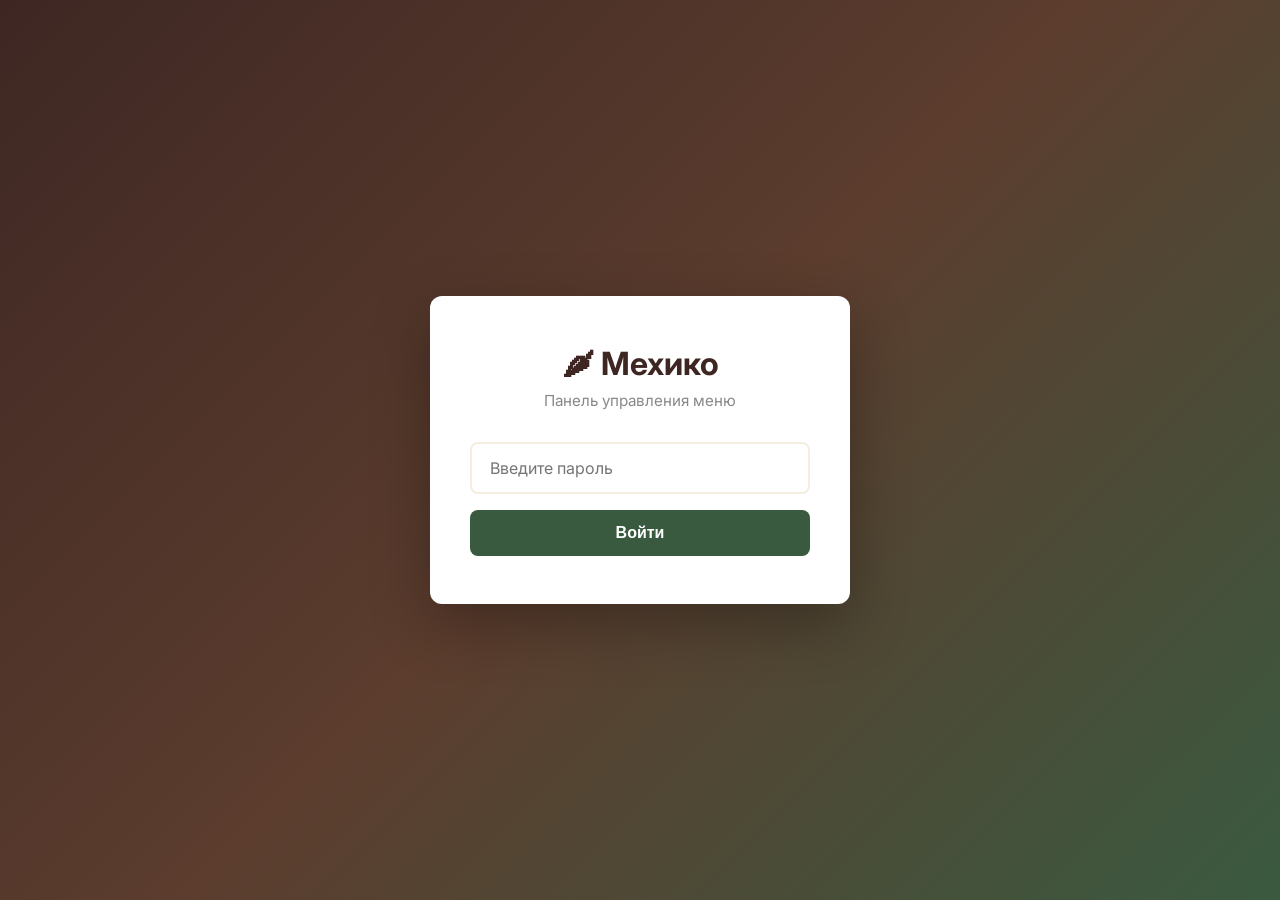
<file: admin.html>
<!DOCTYPE html>
<html lang="ru">
<head>
  <meta charset="UTF-8" />
  <meta name="viewport" content="width=device-width, initial-scale=1.0" />
  <meta http-equiv="X-UA-Compatible" content="IE=edge" />
  <meta http-equiv="X-Content-Type-Options" content="nosniff" />
  <meta http-equiv="X-Frame-Options" content="DENY" />
  <meta name="referrer" content="strict-origin-when-cross-origin" />
  <meta name="robots" content="noindex, nofollow" />
  <title>Админ-панель — Мехико</title>
  <link rel="preconnect" href="https://fonts.googleapis.com" />
  <link rel="preconnect" href="https://fonts.gstatic.com" crossorigin />
  <link href="https://fonts.googleapis.com/css2?family=Inter:wght@300;400;500;600;700&display=swap" rel="stylesheet" />
  <style>
    /* ============================================================
       ADMIN PANEL STYLES
       ============================================================ */
    :root {
      --brown-dark: #3E2723;
      --brown-medium: #5C3D2E;
      --brown-light: #8B5E3C;
      --green-dark: #3A5A40;
      --green-medium: #588157;
      --green-light: #A3B18A;
      --yellow-dark: #DAA520;
      --yellow-medium: #F4C430;
      --yellow-light: #FFEAA7;
      --cream: #FFF8F0;
      --cream-dark: #F5EDE0;
      --danger: #c0392b;
      --danger-light: #e74c3c;
      --radius: 12px;
      --shadow: 0 2px 12px rgba(0,0,0,0.08);
    }

    * { margin: 0; padding: 0; box-sizing: border-box; }

    body {
      font-family: 'Inter', sans-serif;
      background: var(--cream);
      color: var(--brown-dark);
      min-height: 100vh;
    }

    /* === LOGIN SCREEN === */
    .login-screen {
      display: flex;
      align-items: center;
      justify-content: center;
      min-height: 100vh;
      padding: 20px;
      background: linear-gradient(135deg, var(--brown-dark) 0%, var(--brown-medium) 50%, var(--green-dark) 100%);
    }

    .login-box {
      background: white;
      border-radius: var(--radius);
      padding: 48px 40px;
      max-width: 420px;
      width: 100%;
      box-shadow: 0 20px 60px rgba(0,0,0,0.3);
      text-align: center;
    }

    .login-box__logo {
      font-size: 2rem;
      font-weight: 700;
      color: var(--brown-dark);
      margin-bottom: 8px;
    }

    .login-box__subtitle {
      font-size: 0.95rem;
      color: #888;
      margin-bottom: 32px;
    }

    .login-box__input {
      width: 100%;
      padding: 14px 18px;
      border: 2px solid var(--cream-dark);
      border-radius: 8px;
      font-size: 1rem;
      font-family: inherit;
      outline: none;
      transition: border-color 0.2s;
      margin-bottom: 16px;
    }

    .login-box__input:focus {
      border-color: var(--green-medium);
    }

    .login-box__btn {
      width: 100%;
      padding: 14px;
      background: var(--green-dark);
      color: white;
      border: none;
      border-radius: 8px;
      font-size: 1rem;
      font-weight: 600;
      cursor: pointer;
      transition: background 0.2s;
    }

    .login-box__btn:hover { background: var(--green-medium); }

    .login-box__error {
      color: var(--danger);
      font-size: 0.85rem;
      margin-top: 12px;
      display: none;
    }

    /* === ADMIN LAYOUT === */
    .admin { display: none; }
    .admin.active { display: block; }

    .admin-header {
      background: var(--brown-dark);
      color: white;
      padding: 16px 24px;
      display: flex;
      align-items: center;
      justify-content: space-between;
      position: sticky;
      top: 0;
      z-index: 100;
    }

    .admin-header__title {
      font-size: 1.25rem;
      font-weight: 700;
    }

    .admin-header__actions {
      display: flex;
      gap: 12px;
      align-items: center;
    }

    .admin-header__link {
      color: var(--yellow-light);
      text-decoration: none;
      font-size: 0.85rem;
      opacity: 0.8;
      transition: opacity 0.2s;
    }

    .admin-header__link:hover { opacity: 1; }

    .btn-logout {
      padding: 8px 16px;
      background: rgba(255,255,255,0.15);
      color: white;
      border: 1px solid rgba(255,255,255,0.3);
      border-radius: 6px;
      font-size: 0.85rem;
      cursor: pointer;
      transition: background 0.2s;
    }

    .btn-logout:hover { background: rgba(255,255,255,0.25); }

    /* === TOOLBAR === */
    .toolbar {
      background: white;
      padding: 16px 24px;
      display: flex;
      align-items: center;
      justify-content: space-between;
      flex-wrap: wrap;
      gap: 12px;
      border-bottom: 1px solid var(--cream-dark);
      position: sticky;
      top: 56px;
      z-index: 99;
    }

    .toolbar__info {
      font-size: 0.9rem;
      color: #666;
    }

    .toolbar__btns {
      display: flex;
      gap: 10px;
      flex-wrap: wrap;
    }

    .btn-action {
      padding: 10px 20px;
      border: none;
      border-radius: 8px;
      font-size: 0.9rem;
      font-weight: 600;
      cursor: pointer;
      transition: all 0.2s;
      font-family: inherit;
    }

    .btn-action--primary {
      background: var(--green-dark);
      color: white;
    }
    .btn-action--primary:hover { background: var(--green-medium); }

    .btn-action--secondary {
      background: var(--yellow-medium);
      color: var(--brown-dark);
    }
    .btn-action--secondary:hover { background: var(--yellow-dark); }

    .btn-action--danger {
      background: var(--danger);
      color: white;
    }
    .btn-action--danger:hover { background: var(--danger-light); }

    .btn-action--outline {
      background: transparent;
      color: var(--brown-medium);
      border: 2px solid var(--cream-dark);
    }
    .btn-action--outline:hover {
      border-color: var(--brown-light);
      background: var(--cream-dark);
    }

    /* === MENU ITEMS LIST === */
    .items-container {
      padding: 24px;
      max-width: 1200px;
      margin: 0 auto;
    }

    .category-group {
      margin-bottom: 32px;
    }

    .category-group__title {
      font-size: 1.1rem;
      font-weight: 700;
      color: var(--brown-medium);
      margin-bottom: 16px;
      padding: 8px 0;
      border-bottom: 2px solid var(--yellow-medium);
      display: flex;
      align-items: center;
      gap: 8px;
    }

    .category-group__count {
      font-size: 0.8rem;
      background: var(--cream-dark);
      padding: 2px 10px;
      border-radius: 20px;
      font-weight: 500;
    }

    .item-card {
      background: white;
      border-radius: var(--radius);
      box-shadow: var(--shadow);
      padding: 20px;
      margin-bottom: 16px;
      display: grid;
      grid-template-columns: 120px 1fr auto;
      gap: 20px;
      align-items: start;
      transition: box-shadow 0.2s;
    }

    .item-card:hover {
      box-shadow: 0 4px 20px rgba(0,0,0,0.12);
    }

    .item-card__preview {
      width: 120px;
      height: 90px;
      border-radius: 8px;
      overflow: hidden;
      position: relative;
      cursor: pointer;
      flex-shrink: 0;
    }

    .item-card__preview img {
      width: 100%;
      height: 100%;
      object-fit: cover;
    }

    .item-card__preview-overlay {
      position: absolute;
      inset: 0;
      background: rgba(0,0,0,0.5);
      display: flex;
      align-items: center;
      justify-content: center;
      color: white;
      font-size: 0.75rem;
      font-weight: 600;
      opacity: 0;
      transition: opacity 0.2s;
    }

    .item-card__preview:hover .item-card__preview-overlay {
      opacity: 1;
    }

    .item-card__fields {
      display: grid;
      grid-template-columns: 1fr 1fr;
      gap: 12px;
    }

    .item-card__field {
      display: flex;
      flex-direction: column;
      gap: 4px;
    }

    .item-card__field--full {
      grid-column: 1 / -1;
    }

    .item-card__label {
      font-size: 0.75rem;
      font-weight: 600;
      color: #888;
      text-transform: uppercase;
      letter-spacing: 0.5px;
    }

    .item-card__input {
      padding: 10px 12px;
      border: 2px solid var(--cream-dark);
      border-radius: 6px;
      font-size: 0.9rem;
      font-family: inherit;
      outline: none;
      transition: border-color 0.2s;
      width: 100%;
    }

    .item-card__input:focus {
      border-color: var(--green-medium);
    }

    .item-card__input--textarea {
      resize: vertical;
      min-height: 60px;
    }

    .item-card__actions {
      display: flex;
      flex-direction: column;
      gap: 8px;
      padding-top: 4px;
    }

    .item-card__btn {
      padding: 8px 14px;
      border: none;
      border-radius: 6px;
      font-size: 0.8rem;
      font-weight: 600;
      cursor: pointer;
      transition: all 0.2s;
      font-family: inherit;
      white-space: nowrap;
    }

    .item-card__btn--delete {
      background: #fdecea;
      color: var(--danger);
    }
    .item-card__btn--delete:hover {
      background: var(--danger);
      color: white;
    }

    .item-card__btn--badge {
      background: var(--yellow-light);
      color: var(--brown-dark);
      font-size: 0.75rem;
    }

    .item-card__btn--badge.active {
      background: var(--yellow-medium);
    }

    /* === PHOTO MODAL === */
    .photo-modal {
      display: none;
      position: fixed;
      inset: 0;
      z-index: 1000;
      background: rgba(0,0,0,0.6);
      align-items: center;
      justify-content: center;
      padding: 20px;
    }

    .photo-modal.active {
      display: flex;
    }

    .photo-modal__box {
      background: white;
      border-radius: var(--radius);
      padding: 32px;
      max-width: 500px;
      width: 100%;
      max-height: 90vh;
      overflow-y: auto;
    }

    .photo-modal__title {
      font-size: 1.2rem;
      font-weight: 700;
      margin-bottom: 20px;
    }

    .photo-modal__preview {
      width: 100%;
      height: 200px;
      border-radius: 8px;
      overflow: hidden;
      margin-bottom: 16px;
      background: var(--cream-dark);
      display: flex;
      align-items: center;
      justify-content: center;
    }

    .photo-modal__preview img {
      width: 100%;
      height: 100%;
      object-fit: cover;
    }

    .photo-modal__preview-empty {
      color: #aaa;
      font-size: 0.9rem;
    }

    .photo-modal__label {
      font-size: 0.85rem;
      font-weight: 600;
      margin-bottom: 6px;
      color: #666;
    }

    .photo-modal__input {
      width: 100%;
      padding: 12px 14px;
      border: 2px solid var(--cream-dark);
      border-radius: 8px;
      font-size: 0.9rem;
      font-family: inherit;
      outline: none;
      margin-bottom: 16px;
    }

    .photo-modal__input:focus {
      border-color: var(--green-medium);
    }

    .photo-modal__hint {
      font-size: 0.78rem;
      color: #999;
      margin-bottom: 16px;
      line-height: 1.5;
    }

    .photo-modal__btns {
      display: flex;
      gap: 10px;
      justify-content: flex-end;
    }

    /* === TOAST === */
    .toast {
      position: fixed;
      bottom: 24px;
      right: 24px;
      background: var(--green-dark);
      color: white;
      padding: 14px 24px;
      border-radius: 8px;
      font-size: 0.9rem;
      font-weight: 500;
      box-shadow: 0 4px 20px rgba(0,0,0,0.2);
      z-index: 2000;
      transform: translateY(100px);
      opacity: 0;
      transition: all 0.3s ease;
    }

    .toast.active {
      transform: translateY(0);
      opacity: 1;
    }

    .toast--error {
      background: var(--danger);
    }

    /* === PASSWORD CHANGE === */
    .pwd-modal {
      display: none;
      position: fixed;
      inset: 0;
      z-index: 1000;
      background: rgba(0,0,0,0.6);
      align-items: center;
      justify-content: center;
      padding: 20px;
    }
    .pwd-modal.active { display: flex; }

    .pwd-modal__box {
      background: white;
      border-radius: var(--radius);
      padding: 32px;
      max-width: 420px;
      width: 100%;
    }

    .pwd-modal__title {
      font-size: 1.2rem;
      font-weight: 700;
      margin-bottom: 20px;
    }

    .pwd-modal__field {
      margin-bottom: 16px;
    }

    .pwd-modal__field label {
      display: block;
      font-size: 0.85rem;
      font-weight: 600;
      color: #666;
      margin-bottom: 6px;
    }

    .pwd-modal__field input {
      width: 100%;
      padding: 12px 14px;
      border: 2px solid var(--cream-dark);
      border-radius: 8px;
      font-size: 0.9rem;
      font-family: inherit;
      outline: none;
    }

    .pwd-modal__field input:focus {
      border-color: var(--green-medium);
    }

    .pwd-modal__btns {
      display: flex;
      gap: 10px;
      justify-content: flex-end;
      margin-top: 24px;
    }

    /* === RESPONSIVE === */
    @media (max-width: 768px) {
      .item-card {
        grid-template-columns: 1fr;
      }

      .item-card__preview {
        width: 100%;
        height: 150px;
      }

      .item-card__fields {
        grid-template-columns: 1fr;
      }

      .item-card__actions {
        flex-direction: row;
        flex-wrap: wrap;
      }

      .admin-header {
        flex-wrap: wrap;
        gap: 8px;
      }

      .toolbar {
        flex-direction: column;
        align-items: flex-start;
      }

      .login-box {
        padding: 32px 24px;
      }
    }
  </style>
</head>
<body>

  <!-- ======= LOGIN SCREEN ======= -->
  <div class="login-screen" id="loginScreen">
    <div class="login-box">
      <div class="login-box__logo">&#127798; Мехико</div>
      <div class="login-box__subtitle">Панель управления меню</div>
      <form id="loginForm">
        <input type="password" class="login-box__input" id="loginPassword" placeholder="Введите пароль" autocomplete="current-password" />
        <button type="submit" class="login-box__btn">Войти</button>
      </form>
      <div class="login-box__error" id="loginError">Неверный пароль. Попробуйте ещё раз.</div>
    </div>
  </div>

  <!-- ======= ADMIN PANEL ======= -->
  <div class="admin" id="adminPanel">

    <!-- Header -->
    <div class="admin-header">
      <div class="admin-header__title">&#127798; Админ-панель — Мехико</div>
      <div class="admin-header__actions">
        <a href="index.html" class="admin-header__link" target="_blank">&#8599; Открыть сайт</a>
        <button class="btn-logout" id="btnChangePwd">Сменить пароль</button>
        <button class="btn-logout" id="btnLogout">Выйти</button>
      </div>
    </div>

    <!-- Toolbar -->
    <div class="toolbar">
      <div class="toolbar__info" id="toolbarInfo">Загрузка...</div>
      <div class="toolbar__btns">
        <button class="btn-action btn-action--secondary" id="btnAddItem">+ Добавить блюдо</button>
        <button class="btn-action btn-action--primary" id="btnSave">&#128190; Сохранить и опубликовать</button>
        <button class="btn-action btn-action--outline" id="btnDownload">&#128229; Скачать файл меню</button>
        <button class="btn-action btn-action--outline" id="btnReset">Сбросить к начальным</button>
      </div>
    </div>

    <!-- Menu Items -->
    <div class="items-container" id="itemsContainer"></div>
  </div>

  <!-- ======= PHOTO MODAL ======= -->
  <div class="photo-modal" id="photoModal">
    <div class="photo-modal__box">
      <div class="photo-modal__title">Изменить фотографию</div>
      <div class="photo-modal__preview" id="photoPreview">
        <span class="photo-modal__preview-empty">Нет фото</span>
      </div>
      <div class="photo-modal__label">Ссылка на фотографию (URL):</div>
      <input type="url" class="photo-modal__input" id="photoUrlInput" placeholder="https://example.com/photo.jpg" />
      <div class="photo-modal__hint">
        Вставьте ссылку на фотографию из интернета.<br/>
        Рекомендуемый размер: 500×400 пикселей.<br/>
        Можете загрузить фото на <a href="https://imgbb.com/" target="_blank">imgbb.com</a> и вставить ссылку сюда.
      </div>
      <div class="photo-modal__btns">
        <button class="btn-action btn-action--outline" id="photoCancel">Отмена</button>
        <button class="btn-action btn-action--primary" id="photoSave">Применить</button>
      </div>
    </div>
  </div>

  <!-- ======= PASSWORD CHANGE MODAL ======= -->
  <div class="pwd-modal" id="pwdModal">
    <div class="pwd-modal__box">
      <div class="pwd-modal__title">Сменить пароль</div>
      <div class="pwd-modal__field">
        <label>Текущий пароль</label>
        <input type="password" id="pwdOld" />
      </div>
      <div class="pwd-modal__field">
        <label>Новый пароль</label>
        <input type="password" id="pwdNew" />
      </div>
      <div class="pwd-modal__field">
        <label>Повторите новый пароль</label>
        <input type="password" id="pwdNew2" />
      </div>
      <div class="pwd-modal__btns">
        <button class="btn-action btn-action--outline" id="pwdCancel">Отмена</button>
        <button class="btn-action btn-action--primary" id="pwdSaveBtn">Сохранить</button>
      </div>
    </div>
  </div>

  <!-- ======= TOAST ======= -->
  <div class="toast" id="toast"></div>

  <!-- Load default menu data -->
  <script src="menu-data.js"></script>

  <script>
  /* ============================================================
     ADMIN PANEL — LOGIC
     ============================================================ */
  (function() {
    'use strict';

    var DEFAULT_PASSWORD_HASH = '9f3e2eef4ae7fcd02a24d90b975921aac317fd6fe23ecfbbe6963669eec81f7a';
    var STORAGE_KEY_MENU = 'mexico_menu_items';
    var STORAGE_KEY_PWD = 'mexico_admin_pwd';

    /* --- Simple SHA-256 hash --- */
    async function sha256(message) {
      var msgBuffer = new TextEncoder().encode(message);
      var hashBuffer = await crypto.subtle.digest('SHA-256', msgBuffer);
      var hashArray = Array.from(new Uint8Array(hashBuffer));
      return hashArray.map(function(b) { return b.toString(16).padStart(2, '0'); }).join('');
    }

    function getPasswordHash() {
      return localStorage.getItem(STORAGE_KEY_PWD) || DEFAULT_PASSWORD_HASH;
    }

    /* --- Toast notifications --- */
    function showToast(msg, isError) {
      var toast = document.getElementById('toast');
      toast.textContent = msg;
      toast.className = 'toast' + (isError ? ' toast--error' : '');
      setTimeout(function() { toast.classList.add('active'); }, 10);
      setTimeout(function() { toast.classList.remove('active'); }, 3000);
    }

    /* --- Elements --- */
    var loginScreen = document.getElementById('loginScreen');
    var adminPanel = document.getElementById('adminPanel');
    var loginForm = document.getElementById('loginForm');
    var loginPassword = document.getElementById('loginPassword');
    var loginError = document.getElementById('loginError');
    var itemsContainer = document.getElementById('itemsContainer');
    var toolbarInfo = document.getElementById('toolbarInfo');

    /* --- Menu data --- */
    var menuItems = [];

    function loadMenuItems() {
      var stored = localStorage.getItem(STORAGE_KEY_MENU);
      if (stored) {
        try { menuItems = JSON.parse(stored); } catch(e) { menuItems = JSON.parse(JSON.stringify(MENU_ITEMS)); }
      } else {
        menuItems = JSON.parse(JSON.stringify(MENU_ITEMS));
      }
    }

    function getNextId() {
      var max = 0;
      menuItems.forEach(function(item) { if (item.id > max) max = item.id; });
      return max + 1;
    }

    /* --- LOGIN --- */
    loginForm.addEventListener('submit', async function(e) {
      e.preventDefault();
      var pwd = loginPassword.value;
      if (!pwd) return;
      var hash = await sha256(pwd);
      if (hash === getPasswordHash()) {
        loginScreen.style.display = 'none';
        adminPanel.classList.add('active');
        sessionStorage.setItem('mexico_admin_auth', '1');
        loadMenuItems();
        renderItems();
      } else {
        loginError.style.display = 'block';
        loginPassword.value = '';
        loginPassword.focus();
      }
    });

    /* Auto-login if session active */
    if (sessionStorage.getItem('mexico_admin_auth') === '1') {
      loginScreen.style.display = 'none';
      adminPanel.classList.add('active');
      loadMenuItems();
      setTimeout(renderItems, 50);
    }

    /* --- LOGOUT --- */
    document.getElementById('btnLogout').addEventListener('click', function() {
      sessionStorage.removeItem('mexico_admin_auth');
      location.reload();
    });

    /* --- RENDER ITEMS --- */
    function renderItems() {
      var categories = { appetizers: [], main: [], drinks: [] };
      var catNames = { appetizers: 'Закуски', main: 'Основные блюда', drinks: 'Напитки' };

      menuItems.forEach(function(item, idx) {
        var cat = item.category || 'main';
        if (!categories[cat]) categories[cat] = [];
        categories[cat].push({ item: item, idx: idx });
      });

      var html = '';
      var keys = ['appetizers', 'main', 'drinks'];
      keys.forEach(function(key) {
        var items = categories[key];
        if (!items || items.length === 0) return;

        html += '<div class="category-group">';
        html += '<div class="category-group__title">' + catNames[key] + ' <span class="category-group__count">' + items.length + '</span></div>';

        items.forEach(function(obj) {
          var item = obj.item;
          var idx = obj.idx;
          html += renderItemCard(item, idx);
        });

        html += '</div>';
      });

      itemsContainer.innerHTML = html;
      toolbarInfo.textContent = 'Всего блюд: ' + menuItems.length;
      bindItemEvents();
    }

    function renderItemCard(item, idx) {
      var badges = ['', 'Хит', 'Новинка'];
      return '<div class="item-card" data-index="' + idx + '">' +
        '<div class="item-card__preview" data-index="' + idx + '" title="Нажмите, чтобы изменить фото">' +
          '<img src="' + item.image + '" alt="' + item.name + '" onerror="this.src=\'data:image/svg+xml,<svg xmlns=%22http://www.w3.org/2000/svg%22 width=%22120%22 height=%2290%22><rect fill=%22%23f0ebe0%22 width=%22120%22 height=%2290%22/><text x=%2260%22 y=%2250%22 text-anchor=%22middle%22 fill=%22%23aaa%22 font-size=%2212%22>Нет фото</text></svg>\'" />' +
          '<div class="item-card__preview-overlay">&#128247; Изменить фото</div>' +
        '</div>' +
        '<div class="item-card__fields">' +
          '<div class="item-card__field">' +
            '<span class="item-card__label">Название</span>' +
            '<input class="item-card__input" data-field="name" data-index="' + idx + '" value="' + escHtml(item.name) + '" />' +
          '</div>' +
          '<div class="item-card__field">' +
            '<span class="item-card__label">Цена (&#8381;)</span>' +
            '<input class="item-card__input" type="number" data-field="price" data-index="' + idx + '" value="' + item.price + '" min="0" />' +
          '</div>' +
          '<div class="item-card__field">' +
            '<span class="item-card__label">Вес / объём</span>' +
            '<input class="item-card__input" data-field="weight" data-index="' + idx + '" value="' + escHtml(item.weight) + '" placeholder="напр. 350 г или 400 мл" />' +
          '</div>' +
          '<div class="item-card__field">' +
            '<span class="item-card__label">Категория</span>' +
            '<select class="item-card__input" data-field="category" data-index="' + idx + '">' +
              '<option value="appetizers"' + (item.category === 'appetizers' ? ' selected' : '') + '>Закуски</option>' +
              '<option value="main"' + (item.category === 'main' ? ' selected' : '') + '>Основные</option>' +
              '<option value="drinks"' + (item.category === 'drinks' ? ' selected' : '') + '>Напитки</option>' +
            '</select>' +
          '</div>' +
          '<div class="item-card__field item-card__field--full">' +
            '<span class="item-card__label">Описание</span>' +
            '<textarea class="item-card__input item-card__input--textarea" data-field="description" data-index="' + idx + '">' + escHtml(item.description) + '</textarea>' +
          '</div>' +
          '<div class="item-card__field">' +
            '<span class="item-card__label">Метка</span>' +
            '<select class="item-card__input" data-field="badge" data-index="' + idx + '">' +
              '<option value=""' + (item.badge === '' || !item.badge ? ' selected' : '') + '>Без метки</option>' +
              '<option value="Хит"' + (item.badge === 'Хит' ? ' selected' : '') + '>Хит</option>' +
              '<option value="Новинка"' + (item.badge === 'Новинка' ? ' selected' : '') + '>Новинка</option>' +
            '</select>' +
          '</div>' +
        '</div>' +
        '<div class="item-card__actions">' +
          '<button class="item-card__btn item-card__btn--delete" data-delete="' + idx + '" title="Удалить блюдо">&#128465; Удалить</button>' +
        '</div>' +
      '</div>';
    }

    function escHtml(str) {
      if (!str) return '';
      return str.replace(/&/g, '&amp;').replace(/</g, '&lt;').replace(/>/g, '&gt;').replace(/"/g, '&quot;');
    }

    /* --- BIND EVENTS ON ITEMS --- */
    function bindItemEvents() {
      /* Input changes */
      itemsContainer.querySelectorAll('.item-card__input').forEach(function(input) {
        input.addEventListener('input', function() {
          var idx = parseInt(this.dataset.index);
          var field = this.dataset.field;
          if (field === 'price') {
            menuItems[idx][field] = parseInt(this.value) || 0;
          } else {
            menuItems[idx][field] = this.value;
          }
        });
      });

      /* Delete buttons */
      itemsContainer.querySelectorAll('[data-delete]').forEach(function(btn) {
        btn.addEventListener('click', function() {
          var idx = parseInt(this.dataset.delete);
          var name = menuItems[idx].name;
          if (confirm('Удалить «' + name + '» из меню?')) {
            menuItems.splice(idx, 1);
            renderItems();
            showToast('«' + name + '» удалено');
          }
        });
      });

      /* Photo change click */
      itemsContainer.querySelectorAll('.item-card__preview').forEach(function(preview) {
        preview.addEventListener('click', function() {
          openPhotoModal(parseInt(this.dataset.index));
        });
      });
    }

    /* --- PHOTO MODAL --- */
    var photoModal = document.getElementById('photoModal');
    var photoUrlInput = document.getElementById('photoUrlInput');
    var photoPreview = document.getElementById('photoPreview');
    var currentPhotoIdx = -1;

    function openPhotoModal(idx) {
      currentPhotoIdx = idx;
      var item = menuItems[idx];
      photoUrlInput.value = item.image || '';
      updatePhotoPreview(item.image);
      photoModal.classList.add('active');
    }

    function updatePhotoPreview(url) {
      if (url) {
        photoPreview.innerHTML = '<img src="' + url + '" onerror="this.parentNode.innerHTML=\'<span class=photo-modal__preview-empty>Не удалось загрузить</span>\'" />';
      } else {
        photoPreview.innerHTML = '<span class="photo-modal__preview-empty">Нет фото</span>';
      }
    }

    photoUrlInput.addEventListener('input', function() {
      updatePhotoPreview(this.value);
    });

    document.getElementById('photoSave').addEventListener('click', function() {
      if (currentPhotoIdx >= 0) {
        menuItems[currentPhotoIdx].image = photoUrlInput.value;
        renderItems();
        showToast('Фото обновлено');
      }
      photoModal.classList.remove('active');
    });

    document.getElementById('photoCancel').addEventListener('click', function() {
      photoModal.classList.remove('active');
    });

    /* --- ADD ITEM --- */
    document.getElementById('btnAddItem').addEventListener('click', function() {
      menuItems.push({
        id: getNextId(),
        name: 'Новое блюдо',
        price: 0,
        weight: '',
        description: '',
        image: '',
        category: 'main',
        badge: ''
      });
      renderItems();
      showToast('Новое блюдо добавлено. Заполните данные.');
      window.scrollTo({ top: document.body.scrollHeight, behavior: 'smooth' });
    });

    /* --- SAVE --- */
    document.getElementById('btnSave').addEventListener('click', function() {
      localStorage.setItem(STORAGE_KEY_MENU, JSON.stringify(menuItems));
      showToast('Меню сохранено! Изменения видны на сайте (в этом браузере). Для публикации на всех устройствах — скачайте файл.');
    });

    /* --- DOWNLOAD menu-data.js --- */
    document.getElementById('btnDownload').addEventListener('click', function() {
      var content = generateMenuDataJS(menuItems);
      var blob = new Blob([content], { type: 'application/javascript' });
      var url = URL.createObjectURL(blob);
      var a = document.createElement('a');
      a.href = url;
      a.download = 'menu-data.js';
      a.click();
      URL.revokeObjectURL(url);
      showToast('Файл menu-data.js скачан! Загрузите его на GitHub для публикации.');
    });

    function generateMenuDataJS(items) {
      var lines = [];
      lines.push('/* ============================================================');
      lines.push('   ДАННЫЕ МЕНЮ — Ресторан «Мехико»');
      lines.push('   ============================================================');
      lines.push('   Этот файл содержит все блюда меню.');
      lines.push('   Редактировать через Админ-панель: admin.html');
      lines.push('   ============================================================ */');
      lines.push('');
      lines.push('var MENU_ITEMS = ' + JSON.stringify(items, null, 2) + ';');
      lines.push('');
      lines.push('/* Названия категорий */');
      lines.push('var MENU_CATEGORIES = {');
      lines.push('  appetizers: "Закуски",');
      lines.push('  main: "Основные",');
      lines.push('  drinks: "Напитки"');
      lines.push('};');
      lines.push('');
      return lines.join('\n');
    }

    /* --- RESET --- */
    document.getElementById('btnReset').addEventListener('click', function() {
      if (confirm('Сбросить все изменения и вернуть начальное меню?\n\nВсе ваши правки будут потеряны!')) {
        localStorage.removeItem(STORAGE_KEY_MENU);
        menuItems = JSON.parse(JSON.stringify(MENU_ITEMS));
        renderItems();
        showToast('Меню сброшено к начальным данным');
      }
    });

    /* --- PASSWORD CHANGE --- */
    var pwdModal = document.getElementById('pwdModal');

    document.getElementById('btnChangePwd').addEventListener('click', function() {
      pwdModal.classList.add('active');
    });

    document.getElementById('pwdCancel').addEventListener('click', function() {
      pwdModal.classList.remove('active');
    });

    document.getElementById('pwdSaveBtn').addEventListener('click', async function() {
      var oldPwd = document.getElementById('pwdOld').value;
      var newPwd = document.getElementById('pwdNew').value;
      var newPwd2 = document.getElementById('pwdNew2').value;

      if (!oldPwd || !newPwd) {
        showToast('Заполните все поля', true);
        return;
      }

      var oldHash = await sha256(oldPwd);
      if (oldHash !== getPasswordHash()) {
        showToast('Текущий пароль неверный', true);
        return;
      }

      if (newPwd !== newPwd2) {
        showToast('Новые пароли не совпадают', true);
        return;
      }

      if (newPwd.length < 4) {
        showToast('Пароль должен быть не менее 4 символов', true);
        return;
      }

      var newHash = await sha256(newPwd);
      localStorage.setItem(STORAGE_KEY_PWD, newHash);
      pwdModal.classList.remove('active');
      document.getElementById('pwdOld').value = '';
      document.getElementById('pwdNew').value = '';
      document.getElementById('pwdNew2').value = '';
      showToast('Пароль успешно изменён!');
    });

  })();
  </script>

</body>
</html>
</file>
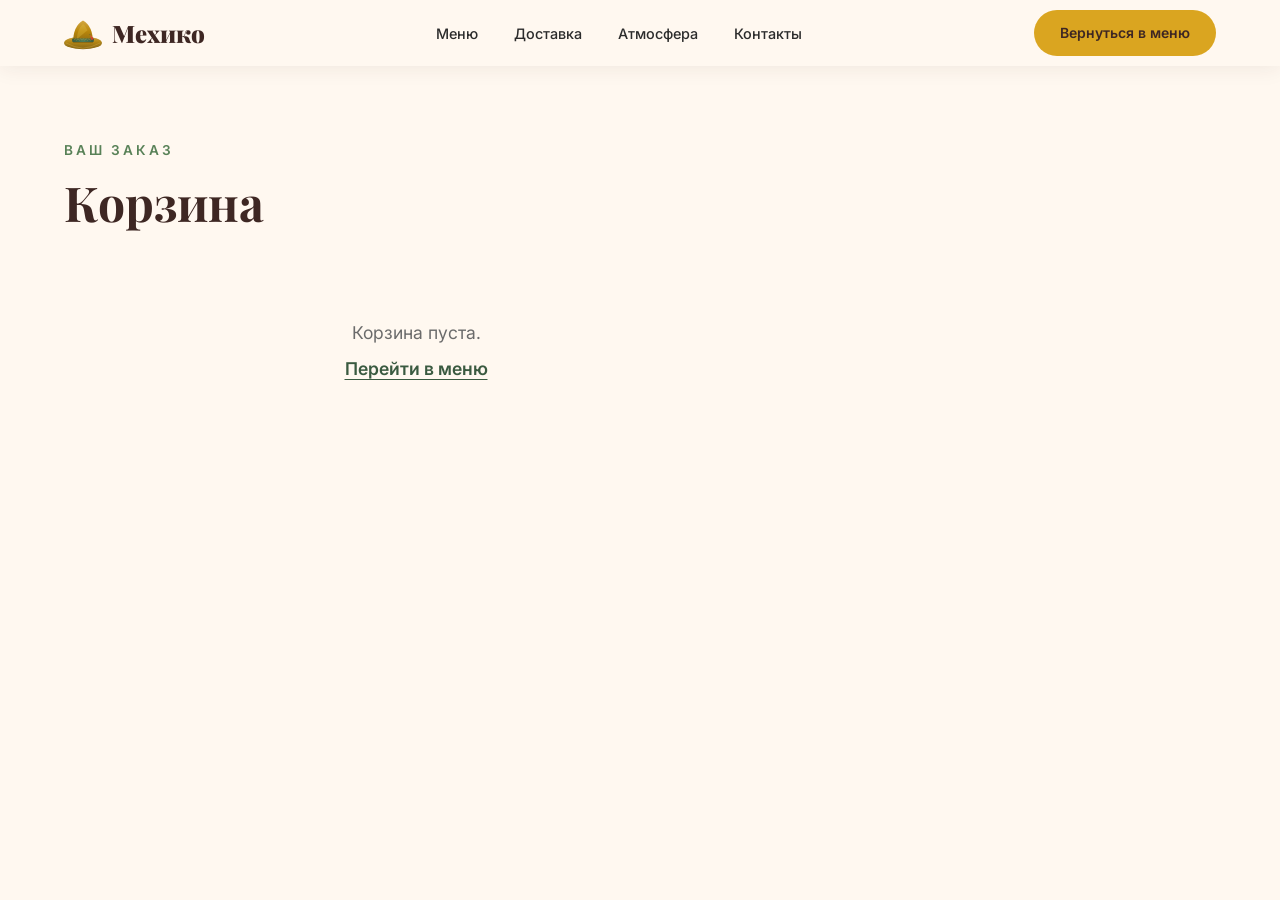
<file: cart.html>
<!DOCTYPE html>
<html lang="ru">
<head>
  <meta charset="UTF-8" />
  <meta name="viewport" content="width=device-width, initial-scale=1.0" />
  <meta http-equiv="X-UA-Compatible" content="IE=edge" />
  <meta http-equiv="X-Content-Type-Options" content="nosniff" />
  <meta http-equiv="X-Frame-Options" content="SAMEORIGIN" />
  <meta name="referrer" content="strict-origin-when-cross-origin" />
  <title>Корзина — Мехико</title>
  <meta name="description" content="Корзина заказа — ресторан Мехико." />
  <meta name="robots" content="noindex, nofollow" />
  <link rel="preconnect" href="https://fonts.googleapis.com" />
  <link rel="preconnect" href="https://fonts.gstatic.com" crossorigin />
  <link href="https://fonts.googleapis.com/css2?family=Playfair+Display:wght@400;700;900&family=Inter:wght@300;400;500;600&display=swap" rel="stylesheet" />
  <link rel="stylesheet" href="styles.css" />
</head>
<body>

  <!-- ======= HEADER ======= -->
  <header class="header header--scrolled" id="header">
    <div class="container header__inner">
      <a href="index.html" class="logo">
        <img src="logo-icon.svg" alt="" class="logo__svg" />
        <span class="logo__text">Мехико</span>
      </a>
      <nav class="nav" id="nav">
        <a href="index.html#menu" class="nav__link">Меню</a>
        <a href="index.html#delivery" class="nav__link">Доставка</a>
        <a href="index.html#gallery" class="nav__link">Атмосфера</a>
        <a href="index.html#contact" class="nav__link">Контакты</a>
      </nav>
      <a href="index.html#menu" class="btn btn--header">Вернуться в меню</a>
    </div>
  </header>

  <!-- ======= CART PAGE ======= -->
  <section class="cart-page section">
    <div class="container">
      <p class="section__label">Ваш заказ</p>
      <h2 class="section__title">Корзина</h2>

      <div class="cart-page__content">

        <!-- Cart items -->
        <div class="cart-page__items-wrap">
          <div class="cart-page__empty" id="cartPageEmpty">
            Корзина пуста.<br/>
            <a href="index.html#menu" class="cart-page__empty-link">Перейти в меню</a>
          </div>
          <div class="cart-page__items" id="cartPageItems"></div>
        </div>

        <!-- Order summary + form -->
        <div class="cart-page__sidebar" id="cartPageSidebar" style="display:none;">
          <div class="cart-page__summary">
            <h3 class="cart-page__summary-title">Итого</h3>
            <div class="cart-page__summary-row">
              <span>Блюда:</span>
              <strong id="cartPageSubtotal">0 &#8381;</strong>
            </div>
            <div class="cart-page__summary-row">
              <span>Доставка:</span>
              <span id="cartPageDeliveryFee">Бесплатно</span>
            </div>
            <div class="cart-page__summary-row cart-page__summary-row--total">
              <span>К оплате:</span>
              <strong id="cartPageTotal">0 &#8381;</strong>
            </div>
          </div>

          <form class="cart-page__form" id="cartPageForm">
            <h3 class="cart-page__form-title">Оформление доставки</h3>
            <div class="form-group">
              <input type="text" class="form-input" placeholder="Ваше имя" required />
            </div>
            <div class="form-group">
              <input type="tel" class="form-input" placeholder="Телефон" required />
            </div>
            <div class="form-group">
              <input type="text" class="form-input" placeholder="Адрес доставки" required />
            </div>
            <div class="form-row">
              <div class="form-group">
                <input type="text" class="form-input" placeholder="Подъезд" />
              </div>
              <div class="form-group">
                <input type="text" class="form-input" placeholder="Кв. / офис" />
              </div>
            </div>
            <div class="form-group">
              <textarea class="form-input form-textarea" placeholder="Комментарий к заказу (необязательно)" rows="3"></textarea>
            </div>
            <div class="form-group">
              <select class="form-input" required>
                <option value="" disabled selected>Способ оплаты</option>
                <option>Наличные курьеру</option>
                <option>Картой курьеру</option>
                <option>Онлайн при оформлении</option>
              </select>
            </div>
            <button type="submit" class="btn btn--primary btn--full" id="cartPageSubmit">Оформить заказ</button>
          </form>
        </div>

      </div>
    </div>
  </section>

  <!-- ======= ORDER SUCCESS MODAL ======= -->
  <div class="modal" id="modal">
    <div class="modal__backdrop" id="modalBackdrop"></div>
    <div class="modal__content">
      <span class="modal__icon">&#127798;</span>
      <h3 class="modal__title" id="modalTitle">Заказ оформлен!</h3>
      <p class="modal__text" id="modalText">Ваш заказ принят. Курьер свяжется с вами для подтверждения доставки.</p>
      <button class="btn btn--primary" id="modalClose">Отлично</button>
    </div>
  </div>

  <script src="order-sender.js"></script>
  <script src="cart.js"></script>
</body>
</html>
</file>
<file: styles.css>
/* ============================================================
   Мехико — Restaurant Website Styles
   Palette: Brown (#5C3D2E, #8B5E3C), Green (#3A5A40, #588157),
            Yellow (#DAA520, #F4C430), Cream (#FFF8F0)
   ============================================================ */

/* --- RESET & BASE --- */
*,
*::before,
*::after {
  margin: 0;
  padding: 0;
  box-sizing: border-box;
}

:root {
  --brown-dark: #3E2723;
  --brown: #5C3D2E;
  --brown-medium: #8B5E3C;
  --brown-light: #C9A882;
  --green-dark: #2D4A32;
  --green: #3A5A40;
  --green-medium: #588157;
  --green-light: #A3B18A;
  --yellow: #DAA520;
  --yellow-bright: #F4C430;
  --yellow-light: #FFEAA7;
  --cream: #FFF8F0;
  --cream-dark: #F5EDE0;
  --white: #FFFFFF;
  --text: #2C2C2C;
  --text-light: #6B6B6B;
  --shadow: 0 4px 24px rgba(62, 39, 35, 0.10);
  --shadow-hover: 0 8px 32px rgba(62, 39, 35, 0.18);
  --radius: 12px;
  --radius-lg: 20px;
  --transition: 0.3s cubic-bezier(0.4, 0, 0.2, 1);
}

html {
  scroll-behavior: smooth;
  font-size: 16px;
}

body {
  font-family: 'Inter', -apple-system, BlinkMacSystemFont, sans-serif;
  color: var(--text);
  background: var(--cream);
  line-height: 1.6;
  overflow-x: hidden;
  -webkit-font-smoothing: antialiased;
}

img {
  display: block;
  max-width: 100%;
  height: auto;
}

a {
  color: inherit;
  text-decoration: none;
}

.container {
  max-width: 1200px;
  margin: 0 auto;
  padding: 0 24px;
}

.section {
  padding: 100px 0;
}

/* --- SECTION LABELS & TITLES --- */
.section__label {
  font-size: 0.85rem;
  font-weight: 600;
  text-transform: uppercase;
  letter-spacing: 3px;
  color: var(--green-medium);
  margin-bottom: 12px;
}

.section__label--center {
  text-align: center;
}

.section__title {
  font-family: 'Playfair Display', Georgia, serif;
  font-size: clamp(2rem, 4vw, 3rem);
  font-weight: 700;
  color: var(--brown-dark);
  line-height: 1.2;
  margin-bottom: 24px;
}

.section__title--center {
  text-align: center;
}

/* --- BUTTONS --- */
.btn {
  display: inline-flex;
  align-items: center;
  justify-content: center;
  gap: 8px;
  padding: 14px 32px;
  font-family: 'Inter', sans-serif;
  font-size: 0.95rem;
  font-weight: 600;
  border: 2px solid transparent;
  border-radius: 50px;
  cursor: pointer;
  transition: var(--transition);
  white-space: nowrap;
}

.btn--primary {
  background: var(--green);
  color: var(--white);
  border-color: var(--green);
}

.btn--primary:hover {
  background: var(--green-dark);
  border-color: var(--green-dark);
  transform: translateY(-2px);
  box-shadow: 0 6px 20px rgba(58, 90, 64, 0.3);
}

.btn--outline {
  background: transparent;
  color: var(--white);
  border-color: var(--white);
}

.btn--outline:hover {
  background: var(--white);
  color: var(--brown-dark);
  transform: translateY(-2px);
}

.btn--header {
  background: var(--yellow);
  color: var(--brown-dark);
  padding: 10px 24px;
  font-size: 0.875rem;
}

.btn--header:hover {
  background: var(--yellow-bright);
  transform: translateY(-1px);
}

.btn--lg {
  padding: 16px 40px;
  font-size: 1.05rem;
}

.btn--full {
  width: 100%;
}

.btn--mobile {
  background: var(--yellow);
  color: var(--brown-dark);
  width: 100%;
  margin-top: 16px;
}

/* --- HEADER --- */
.header {
  position: fixed;
  top: 0;
  left: 0;
  width: 100%;
  z-index: 1000;
  padding: 16px 0;
  transition: var(--transition);
}

.header--scrolled {
  background: rgba(255, 248, 240, 0.95);
  backdrop-filter: blur(12px);
  box-shadow: 0 2px 20px rgba(62, 39, 35, 0.08);
  padding: 10px 0;
}

.header--scrolled .logo__text {
  color: var(--brown-dark);
}

.header--scrolled .nav__link {
  color: var(--text);
}

.header--scrolled .nav__link:hover {
  color: var(--green);
}

.header__inner {
  display: flex;
  align-items: center;
  justify-content: space-between;
}

.logo {
  display: flex;
  align-items: center;
  gap: 10px;
  z-index: 10;
}

.logo__icon {
  font-size: 1.5rem;
}

.logo__svg {
  height: 36px;
  width: auto;
  display: block;
}

.logo__text {
  font-family: 'Playfair Display', Georgia, serif;
  font-size: 1.5rem;
  font-weight: 900;
  color: var(--white);
  transition: var(--transition);
}

.logo--light .logo__text {
  color: var(--cream);
}

.nav {
  display: flex;
  gap: 36px;
}

.nav__link {
  font-size: 0.9rem;
  font-weight: 500;
  color: rgba(255, 255, 255, 0.85);
  transition: var(--transition);
  position: relative;
}

.nav__link::after {
  content: '';
  position: absolute;
  bottom: -4px;
  left: 0;
  width: 0;
  height: 2px;
  background: var(--yellow);
  transition: var(--transition);
}

.nav__link:hover::after {
  width: 100%;
}

.nav__link:hover {
  color: var(--white);
}

/* Burger */
.burger {
  display: none;
  flex-direction: column;
  gap: 5px;
  background: none;
  border: none;
  cursor: pointer;
  padding: 8px;
  z-index: 10;
}

.burger span {
  display: block;
  width: 24px;
  height: 2px;
  background: var(--white);
  transition: var(--transition);
  border-radius: 2px;
}

.header--scrolled .burger span {
  background: var(--brown-dark);
}

.burger.active span:nth-child(1) {
  transform: rotate(45deg) translate(5px, 5px);
}
.burger.active span:nth-child(2) {
  opacity: 0;
}
.burger.active span:nth-child(3) {
  transform: rotate(-45deg) translate(5px, -5px);
}

/* Mobile menu */
.mobile-menu {
  position: fixed;
  top: 0;
  left: 0;
  width: 100%;
  height: 100vh;
  background: var(--brown-dark);
  z-index: 999;
  display: flex;
  align-items: center;
  justify-content: center;
  opacity: 0;
  visibility: hidden;
  transition: var(--transition);
}

.mobile-menu.active {
  opacity: 1;
  visibility: visible;
}

.mobile-menu__nav {
  display: flex;
  flex-direction: column;
  align-items: center;
  gap: 24px;
}

.mobile-menu__link {
  font-family: 'Playfair Display', Georgia, serif;
  font-size: 2rem;
  font-weight: 700;
  color: var(--cream);
  transition: var(--transition);
}

.mobile-menu__link:hover {
  color: var(--yellow);
}

/* --- HERO (Reveal Photo) --- */
.hero {
  position: relative;
  min-height: 100vh;
  display: flex;
  align-items: center;
  justify-content: center;
  overflow: hidden;
  background: var(--brown-dark);
}

.hero__reveal {
  position: absolute;
  inset: 0;
  display: flex;
}

.hero__reveal-left,
.hero__reveal-right {
  flex: 1;
  overflow: hidden;
}

.hero__reveal-left {
  clip-path: inset(0 0 0 0);
  animation: revealLeft 1.6s cubic-bezier(0.77, 0, 0.175, 1) 0.3s both;
}

.hero__reveal-right {
  clip-path: inset(0 0 0 0);
  animation: revealRight 1.6s cubic-bezier(0.77, 0, 0.175, 1) 0.5s both;
}

.hero__reveal-left img,
.hero__reveal-right img {
  width: 100%;
  height: 100%;
  object-fit: cover;
  display: block;
  animation: heroZoom 12s ease-in-out infinite alternate;
}

@keyframes revealLeft {
  from { clip-path: inset(0 100% 0 0); }
  to   { clip-path: inset(0 0 0 0); }
}

@keyframes revealRight {
  from { clip-path: inset(0 0 0 100%); }
  to   { clip-path: inset(0 0 0 0); }
}

@keyframes heroZoom {
  from { transform: scale(1); }
  to   { transform: scale(1.08); }
}

.hero__overlay {
  position: absolute;
  inset: 0;
  background: linear-gradient(
    180deg,
    rgba(62, 39, 35, 0.6) 0%,
    rgba(45, 74, 50, 0.5) 50%,
    rgba(62, 39, 35, 0.7) 100%
  );
  z-index: 1;
}

.hero__content {
  position: relative;
  z-index: 2;
  text-align: center;
  color: var(--white);
  max-width: 700px;
  animation: fadeUp 1s ease 1.2s both;
}

@keyframes fadeUp {
  from { opacity: 0; transform: translateY(40px); }
  to   { opacity: 1; transform: translateY(0); }
}

.hero__subtitle {
  font-size: 0.9rem;
  font-weight: 600;
  text-transform: uppercase;
  letter-spacing: 4px;
  color: var(--yellow-bright);
  margin-bottom: 16px;
}

.hero__title {
  font-family: 'Playfair Display', Georgia, serif;
  font-size: clamp(3.5rem, 8vw, 7rem);
  font-weight: 900;
  line-height: 1;
  margin-bottom: 24px;
  text-shadow: 0 4px 30px rgba(0, 0, 0, 0.3);
}

.hero__desc {
  font-size: 1.15rem;
  line-height: 1.7;
  color: rgba(255, 255, 255, 0.88);
  margin-bottom: 40px;
  max-width: 540px;
  margin-left: auto;
  margin-right: auto;
}

.hero__actions {
  display: flex;
  gap: 16px;
  justify-content: center;
  flex-wrap: wrap;
}

.hero__scroll {
  position: absolute;
  z-index: 2;
  bottom: 40px;
  left: 50%;
  transform: translateX(-50%);
  display: flex;
  flex-direction: column;
  align-items: center;
  gap: 8px;
  color: rgba(255, 255, 255, 0.5);
  font-size: 0.75rem;
  letter-spacing: 2px;
  text-transform: uppercase;
}

.hero__scroll-line {
  width: 1px;
  height: 40px;
  background: rgba(255, 255, 255, 0.3);
  animation: scroll-line 2s ease-in-out infinite;
}

@keyframes scroll-line {
  0%, 100% { transform: scaleY(0.3); opacity: 0.3; }
  50% { transform: scaleY(1); opacity: 1; }
}

/* --- ABOUT --- */
.about__grid {
  display: grid;
  grid-template-columns: 1fr 1fr;
  gap: 60px;
  align-items: center;
}

.about__img-wrap {
  position: relative;
  border-radius: var(--radius-lg);
  overflow: hidden;
}

.about__img-wrap::after {
  content: '';
  position: absolute;
  top: 20px;
  left: 20px;
  right: -20px;
  bottom: -20px;
  border: 3px solid var(--yellow);
  border-radius: var(--radius-lg);
  z-index: -1;
}

.about__img {
  border-radius: var(--radius-lg);
  width: 100%;
  height: 500px;
  object-fit: cover;
}

.about__desc {
  font-size: 1.05rem;
  color: var(--text-light);
  margin-bottom: 16px;
  line-height: 1.8;
}

.about__stats {
  display: flex;
  gap: 40px;
  margin-top: 32px;
  padding-top: 32px;
  border-top: 1px solid var(--cream-dark);
}

.stat {
  display: flex;
  flex-direction: column;
}

.stat__number {
  font-family: 'Playfair Display', Georgia, serif;
  font-size: 2.2rem;
  font-weight: 900;
  color: var(--green);
}

.stat__label {
  font-size: 0.85rem;
  color: var(--text-light);
  margin-top: 4px;
}

/* --- MENU --- */
.menu {
  background: var(--white);
}

.menu__filters {
  display: flex;
  justify-content: center;
  gap: 12px;
  margin-bottom: 48px;
  flex-wrap: wrap;
}

.menu__filter {
  padding: 10px 24px;
  border: 2px solid var(--cream-dark);
  border-radius: 50px;
  background: transparent;
  font-family: 'Inter', sans-serif;
  font-size: 0.9rem;
  font-weight: 500;
  color: var(--text-light);
  cursor: pointer;
  transition: var(--transition);
}

.menu__filter:hover {
  border-color: var(--green-light);
  color: var(--green);
}

.menu__filter.active {
  background: var(--green);
  border-color: var(--green);
  color: var(--white);
}

.menu__grid {
  display: grid;
  grid-template-columns: repeat(auto-fill, minmax(280px, 1fr));
  gap: 28px;
}

/* Menu Card */
.menu-card {
  background: var(--cream);
  border-radius: var(--radius);
  overflow: hidden;
  transition: var(--transition);
  cursor: pointer;
  display: flex;
  flex-direction: column;
}

.menu-card:hover {
  transform: translateY(-6px);
  box-shadow: var(--shadow-hover);
}

.menu-card__img-wrap {
  position: relative;
  overflow: hidden;
  height: 220px;
}

.menu-card__img {
  width: 100%;
  height: 100%;
  object-fit: cover;
  transition: transform 0.5s ease;
}

.menu-card:hover .menu-card__img {
  transform: scale(1.08);
}

.menu-card__badge {
  position: absolute;
  top: 12px;
  right: 12px;
  background: var(--yellow);
  color: var(--brown-dark);
  font-size: 0.75rem;
  font-weight: 700;
  padding: 4px 14px;
  border-radius: 50px;
  text-transform: uppercase;
  letter-spacing: 1px;
}

.menu-card__body {
  padding: 20px;
  display: flex;
  flex-direction: column;
  flex: 1;
}

.menu-card__header {
  margin-bottom: 8px;
}

.menu-card__name {
  font-family: 'Playfair Display', Georgia, serif;
  font-size: 1.15rem;
  font-weight: 700;
  color: var(--brown-dark);
}

.menu-card__price {
  font-size: 1.2rem;
  font-weight: 700;
  color: var(--green);
  white-space: nowrap;
  margin-top: auto;
  padding-top: 10px;
}

.menu-card__desc {
  font-size: 0.875rem;
  color: var(--text-light);
  line-height: 1.6;
}

.menu-card__weight {
  display: block;
  margin-top: 6px;
  font-size: 0.8rem;
  font-weight: 600;
  color: var(--green-medium);
}

/* Add to cart button */
.btn--add-cart {
  display: inline-flex;
  align-items: center;
  gap: 6px;
  margin-top: 12px;
  padding: 8px 20px;
  font-family: 'Inter', sans-serif;
  font-size: 0.82rem;
  font-weight: 600;
  background: var(--green);
  color: var(--white);
  border: none;
  border-radius: 50px;
  cursor: pointer;
  transition: var(--transition);
}

.btn--add-cart:hover {
  background: var(--green-dark);
  transform: translateY(-1px);
}

.btn--add-cart.added {
  background: var(--yellow);
  color: var(--brown-dark);
}

.menu-card__ingredients-hint {
  font-size: 0.75rem;
  color: var(--brown-light);
  margin-top: 6px;
  font-style: italic;
}

/* Hide filtered cards */
.menu-card.hidden {
  display: none;
}

/* --- DISH DETAIL MODAL --- */
.dish-modal-backdrop {
  position: fixed;
  inset: 0;
  background: rgba(0,0,0,0.6);
  z-index: 9999;
  display: flex;
  align-items: center;
  justify-content: center;
  opacity: 0;
  visibility: hidden;
  transition: opacity 0.3s ease, visibility 0.3s ease;
}

.dish-modal-backdrop.active {
  opacity: 1;
  visibility: visible;
}

.dish-modal {
  background: var(--cream);
  border-radius: var(--radius-lg);
  max-width: 520px;
  width: 92%;
  max-height: 90vh;
  overflow-y: auto;
  box-shadow: 0 20px 60px rgba(0,0,0,0.3);
  transform: translateY(30px);
  transition: transform 0.3s ease;
}

.dish-modal-backdrop.active .dish-modal {
  transform: translateY(0);
}

.dish-modal__img {
  width: 100%;
  height: 250px;
  object-fit: cover;
  border-radius: var(--radius-lg) var(--radius-lg) 0 0;
}

.dish-modal__content {
  padding: 24px;
}

.dish-modal__top {
  display: flex;
  justify-content: space-between;
  align-items: baseline;
  margin-bottom: 8px;
}

.dish-modal__name {
  font-family: 'Playfair Display', Georgia, serif;
  font-size: 1.4rem;
  font-weight: 700;
  color: var(--brown-dark);
}

.dish-modal__price {
  font-size: 1.3rem;
  font-weight: 700;
  color: var(--green);
}

.dish-modal__weight {
  font-size: 0.85rem;
  color: var(--green-medium);
  margin-bottom: 12px;
}

.dish-modal__desc {
  font-size: 0.95rem;
  color: var(--text-light);
  line-height: 1.6;
  margin-bottom: 16px;
}

.dish-modal__section-title {
  font-size: 0.8rem;
  font-weight: 600;
  text-transform: uppercase;
  letter-spacing: 2px;
  color: var(--green);
  margin-bottom: 10px;
}

.dish-modal__ingredients {
  display: flex;
  flex-wrap: wrap;
  gap: 8px;
  margin-bottom: 20px;
}

.dish-modal__ingredient {
  background: var(--cream-dark);
  color: var(--brown);
  font-size: 0.85rem;
  font-weight: 500;
  padding: 6px 14px;
  border-radius: 50px;
  border: 1px solid var(--brown-light);
}

.dish-modal__actions {
  display: flex;
  gap: 12px;
}

.dish-modal__close {
  position: absolute;
  top: 12px;
  right: 12px;
  width: 36px;
  height: 36px;
  background: rgba(0,0,0,0.5);
  color: #fff;
  border: none;
  border-radius: 50%;
  font-size: 1.2rem;
  cursor: pointer;
  display: flex;
  align-items: center;
  justify-content: center;
  transition: var(--transition);
}

.dish-modal__close:hover {
  background: rgba(0,0,0,0.8);
}

/* --- GALLERY --- */
.gallery__grid {
  display: grid;
  grid-template-columns: repeat(3, 1fr);
  grid-auto-rows: 250px;
  gap: 16px;
  margin-top: 20px;
}

.gallery__item {
  border-radius: var(--radius);
  overflow: hidden;
}

.gallery__item img {
  width: 100%;
  height: 100%;
  object-fit: cover;
  transition: transform 0.6s ease;
}

.gallery__item:hover img {
  transform: scale(1.05);
}

.gallery__item--tall {
  grid-row: span 2;
}

.gallery__item--wide {
  grid-column: span 2;
}

/* --- DELIVERY --- */
.delivery {
  background: var(--cream);
}

.delivery__grid {
  display: grid;
  grid-template-columns: 1fr 1fr;
  gap: 60px;
  align-items: start;
}

.delivery__desc {
  font-size: 1.05rem;
  color: var(--text-light);
  line-height: 1.8;
  margin-bottom: 24px;
}

.delivery__cart {
  background: var(--white);
  border-radius: var(--radius-lg);
  padding: 24px;
  box-shadow: var(--shadow);
}

.delivery__cart-title {
  font-family: 'Playfair Display', Georgia, serif;
  font-size: 1.2rem;
  color: var(--brown-dark);
  margin-bottom: 16px;
}

.delivery__cart-empty {
  color: var(--text-light);
  font-size: 0.9rem;
  padding: 20px 0;
  text-align: center;
}

.delivery__cart-items {
  max-height: 300px;
  overflow-y: auto;
}

.cart-item {
  display: flex;
  align-items: center;
  justify-content: space-between;
  padding: 12px 0;
  border-bottom: 1px solid var(--cream-dark);
  gap: 12px;
}

.cart-item:last-child {
  border-bottom: none;
}

.cart-item__info {
  flex: 1;
}

.cart-item__name {
  font-size: 0.9rem;
  font-weight: 600;
  color: var(--brown-dark);
}

.cart-item__price {
  font-size: 0.85rem;
  color: var(--text-light);
}

.cart-item__controls {
  display: flex;
  align-items: center;
  gap: 8px;
}

.cart-item__btn {
  width: 28px;
  height: 28px;
  border-radius: 50%;
  border: 2px solid var(--cream-dark);
  background: var(--white);
  font-size: 1rem;
  font-weight: 700;
  color: var(--text);
  cursor: pointer;
  display: flex;
  align-items: center;
  justify-content: center;
  transition: var(--transition);
  padding: 0;
  line-height: 1;
}

.cart-item__btn:hover {
  border-color: var(--green);
  color: var(--green);
}

.cart-item__qty {
  font-weight: 600;
  min-width: 20px;
  text-align: center;
  font-size: 0.9rem;
}

.cart-item__remove {
  background: none;
  border: none;
  color: #ccc;
  font-size: 1.2rem;
  cursor: pointer;
  padding: 4px;
  transition: var(--transition);
}

.cart-item__remove:hover {
  color: #e74c3c;
}

.delivery__cart-footer {
  padding-top: 16px;
  border-top: 2px solid var(--cream-dark);
  margin-top: 8px;
}

.delivery__cart-total {
  display: flex;
  justify-content: space-between;
  align-items: center;
  font-size: 1.1rem;
}

.delivery__cart-total strong {
  font-family: 'Playfair Display', Georgia, serif;
  font-size: 1.4rem;
  color: var(--green);
}

.delivery__form {
  background: var(--white);
  padding: 40px;
  border-radius: var(--radius-lg);
  box-shadow: var(--shadow);
}

.delivery__form-title {
  font-family: 'Playfair Display', Georgia, serif;
  font-size: 1.3rem;
  color: var(--brown-dark);
  margin-bottom: 24px;
}

#deliverySubmit:disabled {
  opacity: 0.5;
  cursor: not-allowed;
}

/* --- ORDER / RESERVATION --- */
.order {
  background: var(--white);
}

.order__grid {
  display: grid;
  grid-template-columns: 1fr 1fr;
  gap: 60px;
  align-items: start;
}

.order__desc {
  font-size: 1.05rem;
  color: var(--text-light);
  line-height: 1.8;
  margin-bottom: 32px;
}

.order__features {
  display: flex;
  flex-direction: column;
  gap: 20px;
}

.order__feature {
  display: flex;
  align-items: center;
  gap: 16px;
}

.order__feature-icon {
  font-size: 2rem;
  width: 56px;
  height: 56px;
  display: flex;
  align-items: center;
  justify-content: center;
  background: var(--cream);
  border-radius: var(--radius);
  flex-shrink: 0;
}

.order__feature strong {
  display: block;
  font-size: 0.95rem;
  color: var(--brown-dark);
}

.order__feature span {
  font-size: 0.85rem;
  color: var(--text-light);
}

/* Form */
.order__form {
  background: var(--cream);
  padding: 40px;
  border-radius: var(--radius-lg);
  box-shadow: var(--shadow);
}

.form-group {
  margin-bottom: 16px;
}

.form-row {
  display: grid;
  grid-template-columns: 1fr 1fr;
  gap: 16px;
}

.form-input {
  width: 100%;
  padding: 14px 18px;
  font-family: 'Inter', sans-serif;
  font-size: 0.95rem;
  border: 2px solid var(--cream-dark);
  border-radius: var(--radius);
  background: var(--white);
  color: var(--text);
  transition: var(--transition);
  outline: none;
}

.form-input:focus {
  border-color: var(--green-medium);
  box-shadow: 0 0 0 4px rgba(88, 129, 87, 0.12);
}

.form-input::placeholder {
  color: #aaa;
}

.form-textarea {
  resize: vertical;
  min-height: 80px;
}

select.form-input {
  appearance: none;
  background-image: url("data:image/svg+xml,%3Csvg xmlns='http://www.w3.org/2000/svg' width='12' height='8'%3E%3Cpath d='M1 1l5 5 5-5' stroke='%236B6B6B' stroke-width='2' fill='none'/%3E%3C/svg%3E");
  background-repeat: no-repeat;
  background-position: right 16px center;
  padding-right: 40px;
}

/* --- FOOTER --- */
.footer {
  background: var(--brown-dark);
  color: rgba(255, 255, 255, 0.75);
  padding: 80px 0 40px;
}

.footer__grid {
  display: grid;
  grid-template-columns: 1.5fr 1fr 1fr 1fr;
  gap: 40px;
  margin-bottom: 60px;
}

.footer__tagline {
  margin-top: 16px;
  font-size: 0.95rem;
  line-height: 1.7;
}

.footer__heading {
  font-family: 'Playfair Display', Georgia, serif;
  font-size: 1.1rem;
  font-weight: 700;
  color: var(--cream);
  margin-bottom: 20px;
}

.footer__col p {
  margin-bottom: 8px;
  font-size: 0.9rem;
}

.footer__link {
  display: block;
  font-size: 0.9rem;
  margin-bottom: 8px;
  transition: var(--transition);
}

.footer__link:hover {
  color: var(--yellow);
}

.footer__bottom {
  border-top: 1px solid rgba(255, 255, 255, 0.1);
  padding-top: 24px;
  text-align: center;
  font-size: 0.85rem;
  color: rgba(255, 255, 255, 0.4);
}

/* --- MODAL --- */
.modal {
  position: fixed;
  inset: 0;
  z-index: 2000;
  display: flex;
  align-items: center;
  justify-content: center;
  opacity: 0;
  visibility: hidden;
  transition: var(--transition);
}

.modal.active {
  opacity: 1;
  visibility: visible;
}

.modal__backdrop {
  position: absolute;
  inset: 0;
  background: rgba(62, 39, 35, 0.5);
  backdrop-filter: blur(4px);
}

.modal__content {
  position: relative;
  background: var(--white);
  padding: 48px;
  border-radius: var(--radius-lg);
  text-align: center;
  max-width: 420px;
  transform: scale(0.9);
  transition: var(--transition);
  box-shadow: var(--shadow-hover);
}

.modal.active .modal__content {
  transform: scale(1);
}

.modal__icon {
  font-size: 3rem;
  display: block;
  margin-bottom: 16px;
}

.modal__title {
  font-family: 'Playfair Display', Georgia, serif;
  font-size: 1.5rem;
  color: var(--brown-dark);
  margin-bottom: 12px;
}

.modal__text {
  color: var(--text-light);
  margin-bottom: 24px;
  line-height: 1.7;
}

/* --- FIXED CART FAB --- */
.cart-fab {
  position: fixed;
  bottom: 28px;
  left: 28px;
  z-index: 1500;
  display: flex;
  align-items: center;
  gap: 10px;
  background: var(--green);
  color: var(--white);
  padding: 14px 22px;
  border-radius: 50px;
  box-shadow: 0 6px 28px rgba(58, 90, 64, 0.35);
  cursor: pointer;
  text-decoration: none;
  transition: var(--transition);
  animation: fabBounce 0.4s ease both;
}

.cart-fab:hover {
  background: var(--green-dark);
  transform: translateY(-3px);
  box-shadow: 0 8px 32px rgba(58, 90, 64, 0.45);
}

.cart-fab__icon {
  font-size: 1.4rem;
}

.cart-fab__badge {
  background: var(--yellow);
  color: var(--brown-dark);
  font-size: 0.75rem;
  font-weight: 700;
  min-width: 22px;
  height: 22px;
  border-radius: 50%;
  display: flex;
  align-items: center;
  justify-content: center;
  padding: 0 6px;
}

.cart-fab__total {
  font-weight: 700;
  font-size: 0.95rem;
  white-space: nowrap;
}

@keyframes fabBounce {
  0%   { transform: scale(0) translateY(20px); opacity: 0; }
  60%  { transform: scale(1.1) translateY(-4px); opacity: 1; }
  100% { transform: scale(1) translateY(0); opacity: 1; }
}

/* --- CART DRAWER --- */
.cart-drawer {
  position: fixed;
  inset: 0;
  z-index: 2000;
  display: flex;
  visibility: hidden;
  opacity: 0;
  transition: visibility 0.3s, opacity 0.3s;
}

.cart-drawer.active {
  visibility: visible;
  opacity: 1;
}

.cart-drawer__backdrop {
  position: absolute;
  inset: 0;
  background: rgba(0, 0, 0, 0.45);
}

.cart-drawer__panel {
  position: absolute;
  left: 0;
  bottom: 0;
  width: 400px;
  max-width: 92vw;
  max-height: 85vh;
  background: var(--white);
  border-radius: 0 var(--radius-lg) var(--radius-lg) 0;
  box-shadow: 8px 0 40px rgba(0, 0, 0, 0.2);
  display: flex;
  flex-direction: column;
  transform: translateX(-100%);
  transition: transform 0.35s cubic-bezier(0.4, 0, 0.2, 1);
}

.cart-drawer.active .cart-drawer__panel {
  transform: translateX(0);
}

.cart-drawer__header {
  display: flex;
  align-items: center;
  justify-content: space-between;
  padding: 20px 24px;
  border-bottom: 1px solid var(--cream-dark);
}

.cart-drawer__title {
  font-family: 'Playfair Display', Georgia, serif;
  font-size: 1.3rem;
  color: var(--brown-dark);
  margin: 0;
}

.cart-drawer__close {
  width: 36px;
  height: 36px;
  border-radius: 50%;
  border: none;
  background: var(--cream);
  font-size: 1.3rem;
  color: var(--text);
  cursor: pointer;
  display: flex;
  align-items: center;
  justify-content: center;
  transition: var(--transition);
}

.cart-drawer__close:hover {
  background: var(--cream-dark);
}

.cart-drawer__body {
  flex: 1;
  overflow-y: auto;
  padding: 16px 24px;
}

.cart-drawer__empty {
  text-align: center;
  color: var(--text-light);
  padding: 40px 0;
  font-size: 0.95rem;
  line-height: 1.6;
}

.cart-drawer__items {
  display: flex;
  flex-direction: column;
}

.cart-drawer-item {
  display: flex;
  align-items: center;
  justify-content: space-between;
  padding: 14px 0;
  border-bottom: 1px solid var(--cream-dark);
  gap: 12px;
}

.cart-drawer-item__info {
  flex: 1;
  min-width: 0;
}

.cart-drawer-item__name {
  font-weight: 600;
  font-size: 0.92rem;
  color: var(--brown-dark);
  white-space: nowrap;
  overflow: hidden;
  text-overflow: ellipsis;
}

.cart-drawer-item__price {
  font-size: 0.82rem;
  color: var(--text-light);
  margin-top: 2px;
}

.cart-drawer-item__controls {
  display: flex;
  align-items: center;
  gap: 8px;
  flex-shrink: 0;
}

.cart-drawer-item__btn {
  width: 30px;
  height: 30px;
  border-radius: 50%;
  border: 2px solid var(--cream-dark);
  background: var(--white);
  font-size: 1rem;
  font-weight: 700;
  color: var(--text);
  cursor: pointer;
  display: flex;
  align-items: center;
  justify-content: center;
  transition: var(--transition);
  padding: 0;
  line-height: 1;
}

.cart-drawer-item__btn:hover {
  border-color: var(--green);
  color: var(--green);
}

.cart-drawer-item__qty {
  font-weight: 700;
  font-size: 0.95rem;
  min-width: 20px;
  text-align: center;
}

.cart-drawer-item__remove {
  width: 28px;
  height: 28px;
  border: none;
  background: none;
  color: var(--text-light);
  font-size: 1.2rem;
  cursor: pointer;
  display: flex;
  align-items: center;
  justify-content: center;
  border-radius: 50%;
  transition: var(--transition);
  padding: 0;
  margin-left: 4px;
}

.cart-drawer-item__remove:hover {
  background: #fee2e2;
  color: #dc2626;
}

.cart-drawer__footer {
  padding: 20px 24px;
  border-top: 1px solid var(--cream-dark);
  background: var(--cream);
}

.cart-drawer__total {
  display: flex;
  justify-content: space-between;
  align-items: center;
  font-size: 1.1rem;
  margin-bottom: 16px;
}

.cart-drawer__total strong {
  font-size: 1.25rem;
  color: var(--green-dark);
}

@media (max-width: 480px) {
  .cart-drawer__panel {
    width: 100%;
    max-width: 100vw;
    border-radius: 0;
  }
}

/* --- CART PAGE --- */
.cart-page {
  padding-top: 140px;
  min-height: 100vh;
}

.cart-page__content {
  display: grid;
  grid-template-columns: 1fr 400px;
  gap: 48px;
  align-items: start;
}

.cart-page__empty {
  text-align: center;
  color: var(--text-light);
  padding: 60px 0;
  font-size: 1.1rem;
  line-height: 2;
}

.cart-page__empty-link {
  color: var(--green);
  font-weight: 600;
  text-decoration: underline;
  text-underline-offset: 4px;
}

.cart-page__empty-link:hover {
  color: var(--green-dark);
}

.cart-page-item {
  display: flex;
  align-items: center;
  gap: 16px;
  padding: 20px 0;
  border-bottom: 1px solid var(--cream-dark);
}

.cart-page-item__info {
  flex: 1;
  min-width: 0;
}

.cart-page-item__name {
  font-weight: 600;
  font-size: 1.05rem;
  color: var(--brown-dark);
  margin-bottom: 4px;
}

.cart-page-item__price {
  font-size: 0.85rem;
  color: var(--text-light);
}

.cart-page-item__controls {
  display: flex;
  align-items: center;
  gap: 10px;
  flex-shrink: 0;
}

.cart-page-item__btn {
  width: 36px;
  height: 36px;
  border-radius: 50%;
  border: 2px solid var(--cream-dark);
  background: var(--white);
  font-size: 1.1rem;
  font-weight: 700;
  color: var(--text);
  cursor: pointer;
  display: flex;
  align-items: center;
  justify-content: center;
  transition: var(--transition);
  padding: 0;
  line-height: 1;
}

.cart-page-item__btn:hover {
  border-color: var(--green);
  color: var(--green);
}

.cart-page-item__qty {
  font-weight: 700;
  font-size: 1.05rem;
  min-width: 24px;
  text-align: center;
}

.cart-page-item__subtotal {
  font-weight: 700;
  font-size: 1.05rem;
  color: var(--green-dark);
  min-width: 80px;
  text-align: right;
  flex-shrink: 0;
}

.cart-page-item__remove {
  width: 32px;
  height: 32px;
  border: none;
  background: none;
  color: var(--text-light);
  font-size: 1.3rem;
  cursor: pointer;
  display: flex;
  align-items: center;
  justify-content: center;
  border-radius: 50%;
  transition: var(--transition);
  padding: 0;
  flex-shrink: 0;
}

.cart-page-item__remove:hover {
  background: #fee2e2;
  color: #dc2626;
}

.cart-page__sidebar {
  position: sticky;
  top: 100px;
}

.cart-page__summary {
  background: var(--cream);
  border-radius: var(--radius-lg);
  padding: 28px;
  margin-bottom: 28px;
}

.cart-page__summary-title {
  font-family: 'Playfair Display', Georgia, serif;
  font-size: 1.2rem;
  color: var(--brown-dark);
  margin: 0 0 20px;
}

.cart-page__summary-row {
  display: flex;
  justify-content: space-between;
  align-items: center;
  padding: 8px 0;
  font-size: 0.95rem;
  color: var(--text);
}

.cart-page__summary-row--total {
  border-top: 2px solid var(--cream-dark);
  margin-top: 12px;
  padding-top: 16px;
  font-size: 1.15rem;
}

.cart-page__summary-row--total strong {
  font-size: 1.3rem;
  color: var(--green-dark);
}

.cart-page__form {
  background: var(--white);
  border: 1px solid var(--cream-dark);
  border-radius: var(--radius-lg);
  padding: 28px;
}

.cart-page__form-title {
  font-family: 'Playfair Display', Georgia, serif;
  font-size: 1.1rem;
  color: var(--brown-dark);
  margin: 0 0 20px;
}

@media (max-width: 1024px) {
  .cart-page__content {
    grid-template-columns: 1fr;
  }
  .cart-page__sidebar {
    position: static;
  }
}

@media (max-width: 480px) {
  .cart-page-item {
    flex-wrap: wrap;
    gap: 12px;
  }
  .cart-page-item__subtotal {
    min-width: auto;
  }
}

/* --- ANIMATIONS --- */
.fade-in {
  opacity: 0;
  transform: translateY(30px);
  transition: opacity 0.6s ease, transform 0.6s ease;
}

.fade-in.visible {
  opacity: 1;
  transform: translateY(0);
}

/* --- RESPONSIVE --- */
@media (max-width: 1024px) {
  .about__grid { grid-template-columns: 1fr; gap: 40px; }
  .about__img { height: 350px; }
  .order__grid { grid-template-columns: 1fr; gap: 40px; }
  .delivery__grid { grid-template-columns: 1fr; gap: 40px; }
  .footer__grid { grid-template-columns: 1fr 1fr; }
  .gallery__grid { grid-template-columns: 1fr 1fr; grid-auto-rows: 220px; }
  .gallery__item--tall { grid-row: span 1; }
  .gallery__item--wide { grid-column: span 2; }
}

@media (max-width: 768px) {
  .section { padding: 64px 0; }

  .nav { display: none; }
  .btn--header { display: none; }
  .burger { display: flex; }

  .hero__title { margin-bottom: 20px; }
  .hero__desc { font-size: 1rem; }
  .hero__scroll { display: none; }

  .about__stats { gap: 24px; }
  .about__img-wrap::after { display: none; }

  .menu__grid { grid-template-columns: repeat(auto-fill, minmax(250px, 1fr)); gap: 20px; }

  .gallery__grid {
    grid-template-columns: 1fr;
    grid-auto-rows: 200px;
  }
  .gallery__item--wide { grid-column: span 1; }

  .footer__grid { grid-template-columns: 1fr; gap: 32px; }

  .order__form { padding: 28px; }
  .form-row { grid-template-columns: 1fr; }
}

@media (max-width: 480px) {
  .hero__actions {
    flex-direction: column;
    align-items: center;
  }
  .hero__actions .btn {
    width: 100%;
    max-width: 300px;
  }
  .about__stats {
    flex-direction: column;
    gap: 16px;
  }
  .menu__filters {
    gap: 8px;
  }
  .menu__filter {
    padding: 8px 16px;
    font-size: 0.8rem;
  }
}
</file>
